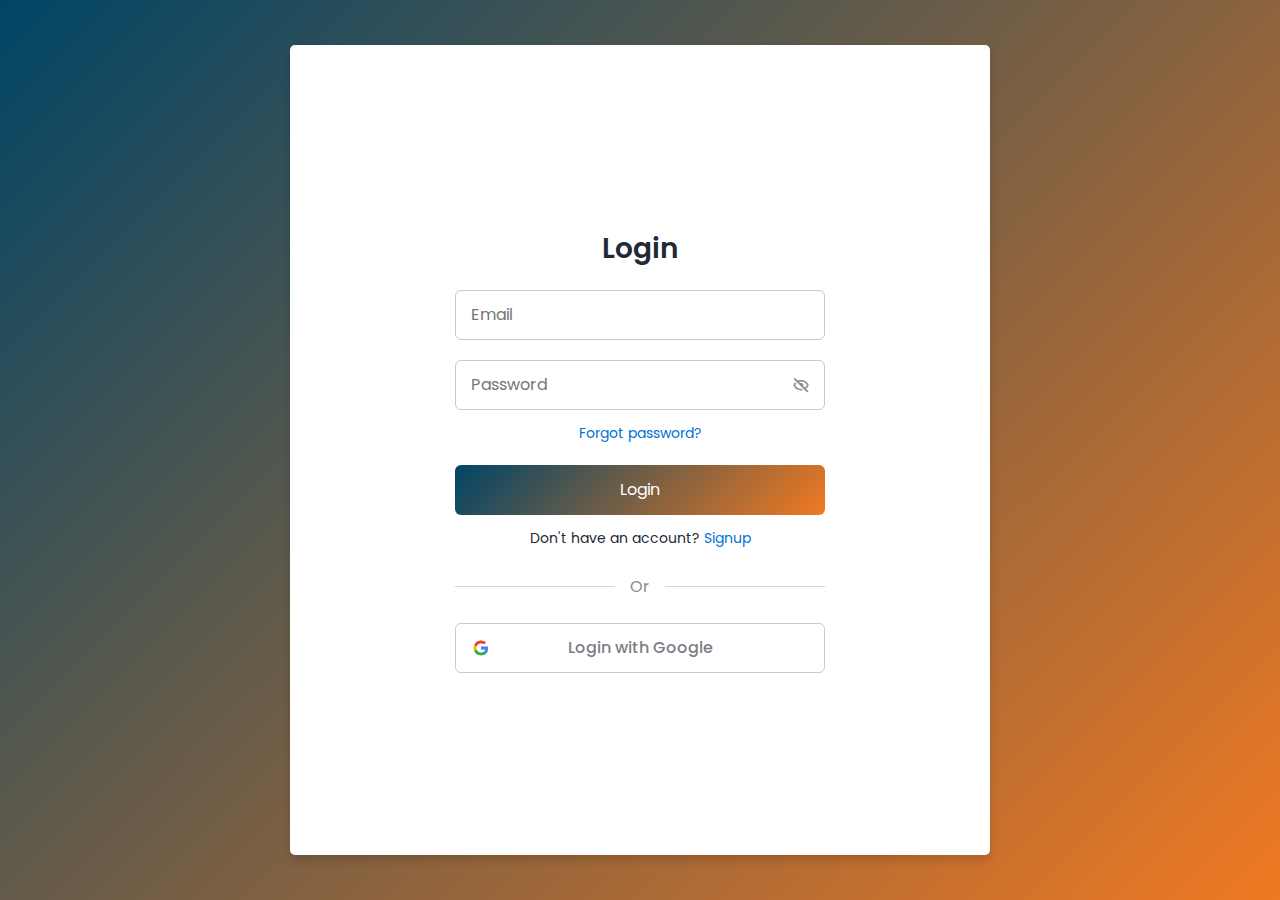
<file: Frontend/signup.html>
<!DOCTYPE html>
<!-- Coding by CodingLab | www.codinglabweb.com-->
    <html lang="en">
    <head>
        <meta charset="UTF-8">
        <meta http-equiv="X-UA-Compatible" content="IE=edge">
        <meta name="viewport" content="width=device-width, initial-scale=1.0">
        <!--<title> Responsive Login and Signup Form </title>-->

        <!-- CSS -->
        <link rel="icon" type="image/x-icon" href="./images/education.png">
        <link rel="stylesheet" href="./styles/signup.css">
    
                
        <!-- Boxicons CSS -->
        <link href='https://unpkg.com/boxicons@2.1.2/css/boxicons.min.css' rel='stylesheet'>
                        
    </head>
    <body>

<!--  tf start here  -->
        <div id="load" style="display: none;">
          <h1>Loading....</h1>
        </div>
      

        <div class="container" id="Tf">
         
            <div class="title">Teacher-Details</div>
            <div class="content">
              <form action="# " id="TeacherDetails">
                <div class="user-details">
                  <div class="input-box">
                    <span class="details">Phone Number</span>
                    <input type="text" placeholder="Enter Phone No." id="Mobile" required >
                  </div>
                  <div class="input-box">
                    <span class="details">Gender</span>
                    <select name="tgen " id="tgen" >
                        <option value="Male">Male</option>
                        <option value="Female">Female</option>
                        <option value="Other">Other</option>
                       </select>
                  </div>
                  <div class="input-box">
                    <span class="details">Qualification</span>
                    <input type="text" placeholder="Qualification" id="Qualification" required >
                  </div>
                  <div class="input-box">
                    <span class="details">Experience</span>
                    <input type="text" placeholder="Enter your Experience" id="Experience" required>
                  </div>
                  <div class="input-box">
                    <span class="details">City</span>
                    <input type="text" placeholder="Enter city name" id="tcity" required>
                  </div>
                  
                  <div class="input-box">
                    <span class="details">State</span>
                    <input type="text" placeholder="Enter State name" id="tstate" required>
                  </div>

                  <div class="input-box">
                    <span class="details">Pincode</span>
                    <input type="number" placeholder="Enter Pincode" id="tpin" required>
                  </div>
                
                  <div class="input-box" >
                    <span class="details">Experties</span>
                    <div style="display: grid; grid-template-columns: repeat(2,1fr); border: 1px solid #ccc;border-bottom-width: 2px;border-color: #9b59b6; padding: 5px 5px 5px 8px; border-radius: 8px; "> 
                        <div style="display: flex;align-items: center;" >
                          <label for="">Maths</label>
                          <input type="checkbox" placeholder="Maths" id="tex1" value="Maths" style="width: 8%; margin-left: 5%; "  >
                        </div>
                        <div style="display: flex;align-items: center;">
                          <label for="">English</label>
                          <input type="checkbox" placeholder="Maths" id="tex2" value="English" style="width: 8%; margin-left: 5%; ">
                        </div>
                        <div style="display: flex;align-items: center;" >
                          <label for="">Science</label>
                          <input type="checkbox" placeholder="Maths" id="tex3" value="Science" style="width: 8%; margin-left: 5%;">
                        </div>
                        <div style="display: flex;align-items: center;" >
                          <label for="">Social Studies</label>
                          <input type="checkbox" placeholder="Maths" id="tex4" value="Social Studies" style="width: 8%; margin-left: 5%;" >
                        </div>
                        <div style="display: flex;align-items: center;" >
                          <label for="">All subject</label>
                          <input type="checkbox" placeholder="Maths" id="tex5" value="All subject" style="width: 8%; margin-left: 5%;">
                        </div>
                        </div>
                        
                  </div>  
          
                </div>
          
                <div class="button">
                  <input type="submit" value="Submit">
                </div>
              </form>
            </div>
          </div>
          
 <!--  tf end here  -->
          
 
 <!-- sf start here  -->
 <div class="container" id="Sf">
  <div class="title">Student-Details</div>
  <div class="content">
    <form action="# " id="StudentDetails">
      <div class="user-details">
        <div class="input-box">
          <span class="details">Phone Number</span>
          <input type="text" placeholder="Enter Phone No." id="Mobile1" required >
        </div>
        <div class="input-box">
          <span class="details">Gender</span>
          <select name="tgen " id="tgen1" >
              <option value="Male">Male</option>
              <option value="Female">Female</option>
              <option value="Other">Other</option>
             </select>
        </div>
        <div class="input-box">
          <span class="details">Standard</span>
          <input type="text" placeholder="Standard" id="standard" required >
        </div>
        <div class="input-box">
          <span class="details">City</span>
          <input type="text" placeholder="Enter city name" id="tcity1" required>
        </div>
        
        <div class="input-box">
          <span class="details">State</span>
          <input type="text" placeholder="Enter State name" id="tstate1" required>
        </div>

        <div class="input-box">
          <span class="details">Pincode</span>
          <input type="number" placeholder="Enter Pincode" id="tpin1" required>
        </div>
      
        <div class="input-box" >
          <span class="details">Subjects</span>
          <div style="display: grid; grid-template-columns: repeat(2,1fr); border: 1px solid #ccc;border-bottom-width: 2px;border-color: #9b59b6; padding: 5px 5px 5px 8px; border-radius: 8px; "> 
              <div style="display: flex;align-items: center;" >
                <label for="">Maths</label>
                <input type="checkbox" placeholder="Maths" id="tex11" value="Maths" style="width: 8%; margin-left: 5%; "  >
              </div>
              <div style="display: flex;align-items: center;">
                <label for="">English</label>
                <input type="checkbox" placeholder="Maths" id="tex22" value="English" style="width: 8%; margin-left: 5%; ">
              </div>
              <div style="display: flex;align-items: center;" >
                <label for="">Science</label>
                <input type="checkbox" placeholder="Maths" id="tex33" value="Science" style="width: 8%; margin-left: 5%;">
              </div>
              <div style="display: flex;align-items: center;" >
                <label for="">Social Studies</label>
                <input type="checkbox" placeholder="Maths" id="tex44" value="Social Studies" style="width: 8%; margin-left: 5%;" >
              </div>
              <div style="display: flex;align-items: center;" >
                <label for="">All subject</label>
                <input type="checkbox" placeholder="Maths" id="tex55" value="All subject" style="width: 8%; margin-left: 5%;">
              </div>
              </div>
              
        </div>  

      </div>

      <div class="button">
        <input type="submit" value="Submit">
      </div>
    </form>
  </div>
</div>
        
<!-- sf end here  -->


<!-- login -->
        <section class="container forms" id="nf">
            <div class="form login">
                <div class="form-content">
                    <header>Login</header>
                    <div id="Lform">
                        <div class="field input-field">
                            <input type="email" placeholder="Email" class="input">
                        </div>

                        <div class="field input-field">
                            <input type="password" placeholder="Password" class="password">
                            <i class='bx bx-hide eye-icon'></i>
                        </div>

                        <div class="form-link">
                            <a href="forgot.html" class="forgot-pass">Forgot password?</a>
                        </div>

                        <div class="field button-field">
                            <button id="login">Login</button>
                        </div>
                    </div>

                    <div class="form-link">
                        <span>Don't have an account? <a href="#" class="link signup-link">Signup</a></span>
                    </div>
                </div>

                <div class="line"></div>

              

                <div class="media-options" id="google">
                    <a href="#" class="field google">
                        <img src="[data-uri]" alt="" class="google-img">
                        <span>Login with Google</span>
                    </a>
                </div>

            </div>


            <!-- Signup Form -->

            <div class="form signup">
                <div class="form-content">
                    <header>Signup</header>
                    <form action="#" id="Sform">
                        <div class="field input-field">
                          <input type="text" placeholder="Full Name" class="name" required>
                      </div>

                        <div class="field input-field">
                            <input type="email" placeholder="Email" class="email" required>
                        </div>

                        <div class="field input-field">
                            <input type="password" placeholder="Create password" class="password" required>
                        </div>

                       
                        
                        <select name="role " id="role" >
                            <option value="">Position</option>
                            <option value="student">Student</option>
                            <option value="teacher">Teacher</option>
                           </select> 
                        
                    </form>
                 
                    <div class="field button-field">
                     <button id="Next">Next</button>
                    </div>

                    <div class="form-link">
                        <span>Already have an account? <a href="#" class="link login-link">Login</a></span>
                    </div>
                </div>

                <div class="line"></div>

             

                <div class="media-options">
                    <a href="#" class="field google">
                        <img src="[data-uri]" alt="" class="google-img">
                        <span>Login with Google</span>
                    </a>
                </div>

            </div>
        </section>

        <!-- JavaScript -->
        <script src="./scripts/signup.js"></script>
        <script src="./components/nav.js"></script>
    </body>
</html>
</file>
<file: Frontend/styles/signup.css>
/* Google Fonts - Poppins */
@import url('https://fonts.googleapis.com/css2?family=Poppins:wght@300;400;500;600&display=swap');

*{
    margin: 0;
    padding: 0;
    box-sizing: border-box;
    font-family: 'Poppins', sans-serif;
    
}
.container{
    height: 90vh;
    width: 100%;
    display: flex;
    align-items: center;
    justify-content: center;
 
    column-gap: 30px;

}
.form{
    position: absolute;
    max-width: 430px;
    width: 100%;
    padding: 30px;
    border-radius: 6px;
    background: #FFF;
}
.form.signup{
    opacity: 0;
    pointer-events: none;
}
.forms.show-signup .form.signup{
    opacity: 1;
    pointer-events: auto;
}
.forms.show-signup .form.login{
    opacity: 0;
    pointer-events: none;
}
header{
    font-size: 28px;
    font-weight: 600;
    color: #232836;
    text-align: center;
}
form{
    margin-top: 30px;
}
.form .field{
    position: relative;
    height: 50px;
    width: 100%;
    margin-top: 20px;
    border-radius: 6px;
}
.field input,
.field button{
    height: 100%;
    width: 100%;
    border: none;
    font-size: 16px;
    font-weight: 400;
    border-radius: 6px;
}
.field input{
    outline: none;
    padding: 0 15px;
    border: 1px solid#CACACA;
}
.field input:focus{
    border-bottom-width: 2px;
}
.eye-icon{
    position: absolute;
    top: 50%;
    right: 10px;
    transform: translateY(-50%);
    font-size: 18px;
    color: #8b8b8b;
    cursor: pointer;
    padding: 5px;
}
.field button{
    color: #fff;
    background: linear-gradient(135deg, #004566, #f07922);
    transition: all 0.3s ease;
    cursor: pointer;
}
.field button:hover{
    background-color: #016dcb;
}
.form-link{
    text-align: center;
    margin-top: 10px;
}
.form-link span,
.form-link a{
    font-size: 14px;
    font-weight: 400;
    color: #232836;
}
.form a{
    color: #0171d3;
    text-decoration: none;
}
.form-content a:hover{
    text-decoration: underline;
}
.line{
    position: relative;
    height: 1px;
    width: 100%;
    margin: 36px 0;
    background-color: #d4d4d4;
}
.line::before{
    content: 'Or';
    position: absolute;
    top: 50%;
    left: 50%;
    transform: translate(-50%, -50%);
    background-color: #FFF;
    color: #8b8b8b;
    padding: 0 15px;
}
.media-options a{
    display: flex;
    align-items: center;
    justify-content: center;
}
a.facebook{
    color: #fff;
    background-color: #4267b2;
}
a.facebook .facebook-icon{
    height: 28px;
    width: 28px;
    color: #0171d3;
    font-size: 20px;
    border-radius: 50%;
    display: flex;
    align-items: center;
    justify-content: center;
    background-color: #fff;
}
.facebook-icon,
img.google-img{
    position: absolute;
    top: 50%;
    left: 15px;
    transform: translateY(-50%);
}
img.google-img{
    height: 20px;
    width: 20px;
    object-fit: cover;
}
a.google{
    border: 1px solid #CACACA;
}
a.google span{
    font-weight: 500;
    opacity: 0.6;
    color: #232836;
}
#load{
  width: 100%;
  position: absolute;
  display: flex;
  top:0;
  left:0;
 align-items: center;
 justify-content: center;
  
}

@media screen and (max-width: 400px) {
    .form{
        padding: 20px 10px;
    }
    
}

#role{
    position: relative;
    height: 50px;
    width: 100%;
    margin-top: 20px;
    border-radius: 6px;
    border-color: rgb(187, 184, 184);
    color: grey;
    font-size: medium;
    padding-left: 12px;
    font-family: 'Lucida Sans', 'Lucida Sans Regular';
}





@import url('https://fonts.googleapis.com/css2?family=Poppins:wght@200;300;400;500;600;700&display=swap');
*{
  margin: 0;
  padding: 0;
  box-sizing: border-box;
  font-family: 'Poppins',sans-serif;
}
body{
  height: 100vh;
  display: flex;
  justify-content: center;
  align-items: center;
  padding: 10px;
  background: linear-gradient(135deg,  #004566, #f07922);
}
.container{
  max-width: 700px;
  width: 100%;
  background-color: #fff;
  padding: 25px 30px;
  border-radius: 5px;
  box-shadow: 0 5px 10px rgba(0,0,0,0.15);
}
.container .title{
  font-size: 25px;
  font-weight: 500;
  position: relative;
}
.container .title::before{
  content: "";
  position: absolute;
  left: 0;
  bottom: 0;
  height: 3px;
  width: 30px;
  border-radius: 5px;
  background: linear-gradient(135deg,  #004566,#f07922);
}
.content form .user-details{
  display: flex;
  flex-wrap: wrap;
  justify-content: space-between;
  margin: 20px 0 12px 0;
}
form .user-details .input-box{
  margin-bottom: 15px;
  width: calc(100% / 2 - 20px);
}
form .input-box span.details{
  display: block;
  font-weight: 500;
  margin-bottom: 5px;
}
.user-details .input-box input{
  height: 45px;
  width: 100%;
  outline: none;
  font-size: 16px;
  border-radius: 5px;
  padding-left: 15px;
  border: 1px solid #ccc;
  border-bottom-width: 2px;
  transition: all 0.3s ease;
}
.user-details .input-box input:focus,
.user-details .input-box input:valid{
  border-color: #9b59b6;
}
 form .gender-details .gender-title{
  font-size: 20px;
  font-weight: 500;
 }
 form .category{
   display: flex;
   width: 80%;
   margin: 14px 0 ;
   justify-content: space-between;
 }
 form .category label{
   display: flex;
   align-items: center;
   cursor: pointer;
 }
 form .category label .dot{
  height: 18px;
  width: 18px;
  border-radius: 50%;
  margin-right: 10px;
  background: #d9d9d9;
  border: 5px solid transparent;
  transition: all 0.3s ease;
}
 #dot-1:checked ~ .category label .one,
 #dot-2:checked ~ .category label .two,
 #dot-3:checked ~ .category label .three{
   background: #9b59b6;
   border-color: #d9d9d9;
 }
 form input[type="radio"]{
   display: none;
 }
 form .button{
   height: 45px;
   margin: 35px 0
 }
 form .button input{
   height: 100%;
   width: 100%;
   border-radius: 5px;
   border: none;
   color: #fff;
   font-size: 18px;
   font-weight: 500;
   letter-spacing: 1px;
   cursor: pointer;
   transition: all 0.3s ease;
   background: linear-gradient(135deg, #004566,#f07922 );
 }
 form .button input:hover{
  /* transform: scale(0.99); */
  background: linear-gradient(-135deg,  #1a3947,#764522);
  }
 @media(max-width: 584px){
 .container{
  max-width: 100%;
}
form .user-details .input-box{
    margin-bottom: 15px;
    width: 100%;
  }
  form .category{
    width: 100%;
  }
  .content form .user-details{
    max-height: 300px;
    overflow-y: scroll;
  }
  .user-details::-webkit-scrollbar{
    width: 5px;
  }
  }
  @media(max-width: 459px){
  .container .content .category{
    flex-direction: column;
  }
}



#tgen,#sgen{
    height: 45px;
    width: 100%;
    outline: none;
    font-size: 16px;
    border-radius: 5px;
    padding-left: 15px;
    border: 1px solid #ccc;
    border-bottom-width: 2px;
    transition: all 0.3s ease;
    color: grey;
}

#Tf{
    display: none;
}


.container{
    background-color: white;
}
#Sf{
  display: none;
}
#signup{
  display: none;
}
</file>
